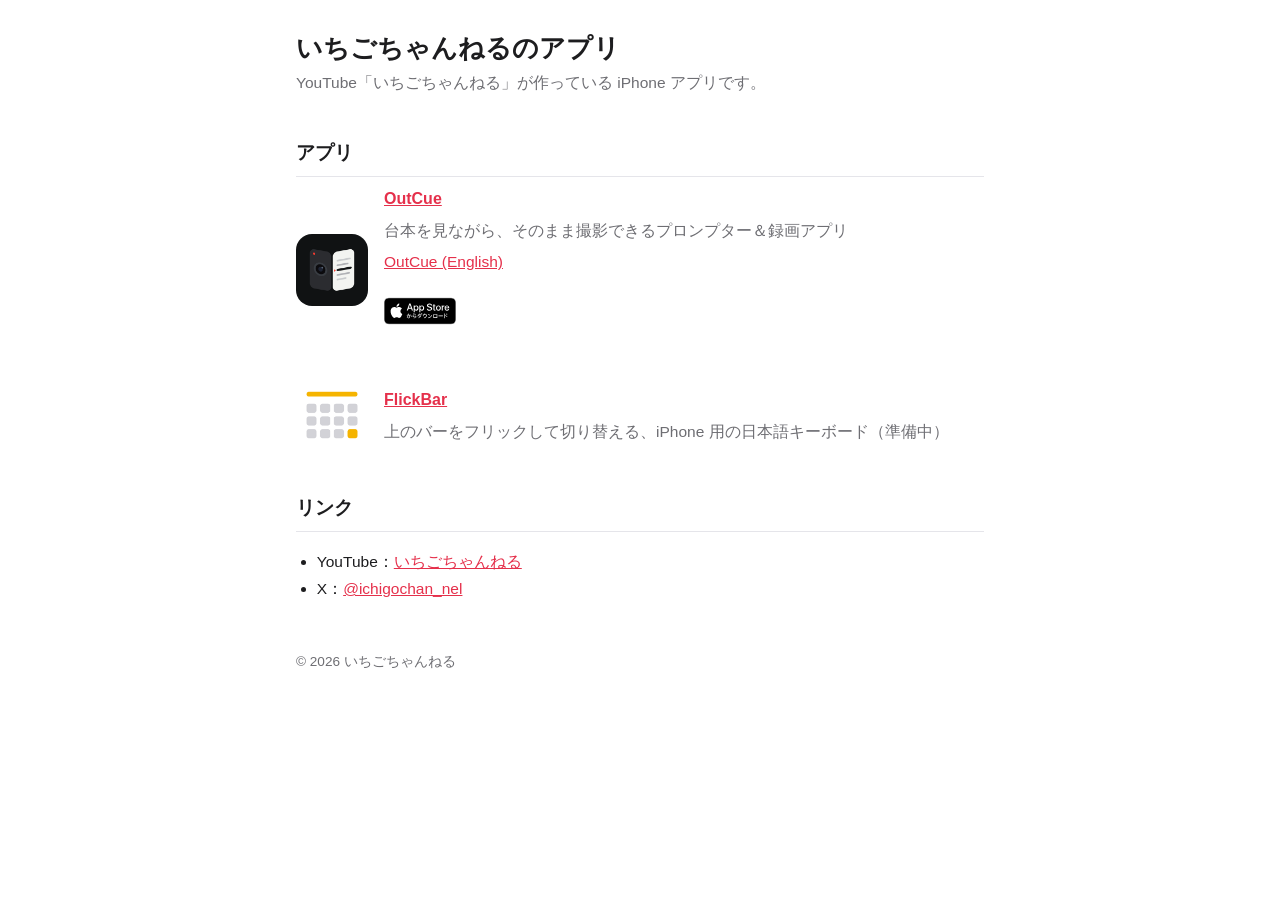
<file: index.html>
<!doctype html>
<html lang="ja">
<head>
<meta charset="utf-8">
<meta name="viewport" content="width=device-width, initial-scale=1">
<title>いちごちゃんねるのアプリ</title>
<link rel="stylesheet" href="outcue/style.css">
</head>
<body>
<main>
  <h1>いちごちゃんねるのアプリ</h1>
  <p class="lead">YouTube「いちごちゃんねる」が作っている iPhone アプリです。</p>

  <h2>アプリ</h2>
  <header>
    <img src="outcue/icon.png" alt="">
    <div>
      <h3 style="margin:0"><a href="outcue/">OutCue</a></h3>
      <p class="lead">台本を見ながら、そのまま撮影できるプロンプター＆録画アプリ</p>
      <p class="lead"><a href="outcue/en/" lang="en">OutCue (English)</a></p>
      <p class="store"><a href="https://apps.apple.com/jp/app/outcue/id6831830960"><img src="outcue/badge-ja-jp.svg" alt="App Store からダウンロード" height="40"></a></p>
    </div>
  </header>

  <header>
    <img src="flickbar/icon.png" alt="">
    <div>
      <h3 style="margin:0"><a href="flickbar/">FlickBar</a></h3>
      <p class="lead">上のバーをフリックして切り替える、iPhone 用の日本語キーボード（準備中）</p>
    </div>
  </header>

  <h2>リンク</h2>
  <ul>
    <li>YouTube：<a href="https://www.youtube.com/@ichigochannel">いちごちゃんねる</a></li>
    <li>X：<a href="https://x.com/ichigochan_nel">@ichigochan_nel</a></li>
  </ul>

  <footer>© 2026 いちごちゃんねる</footer>
</main>
</body>
</html>
</file>
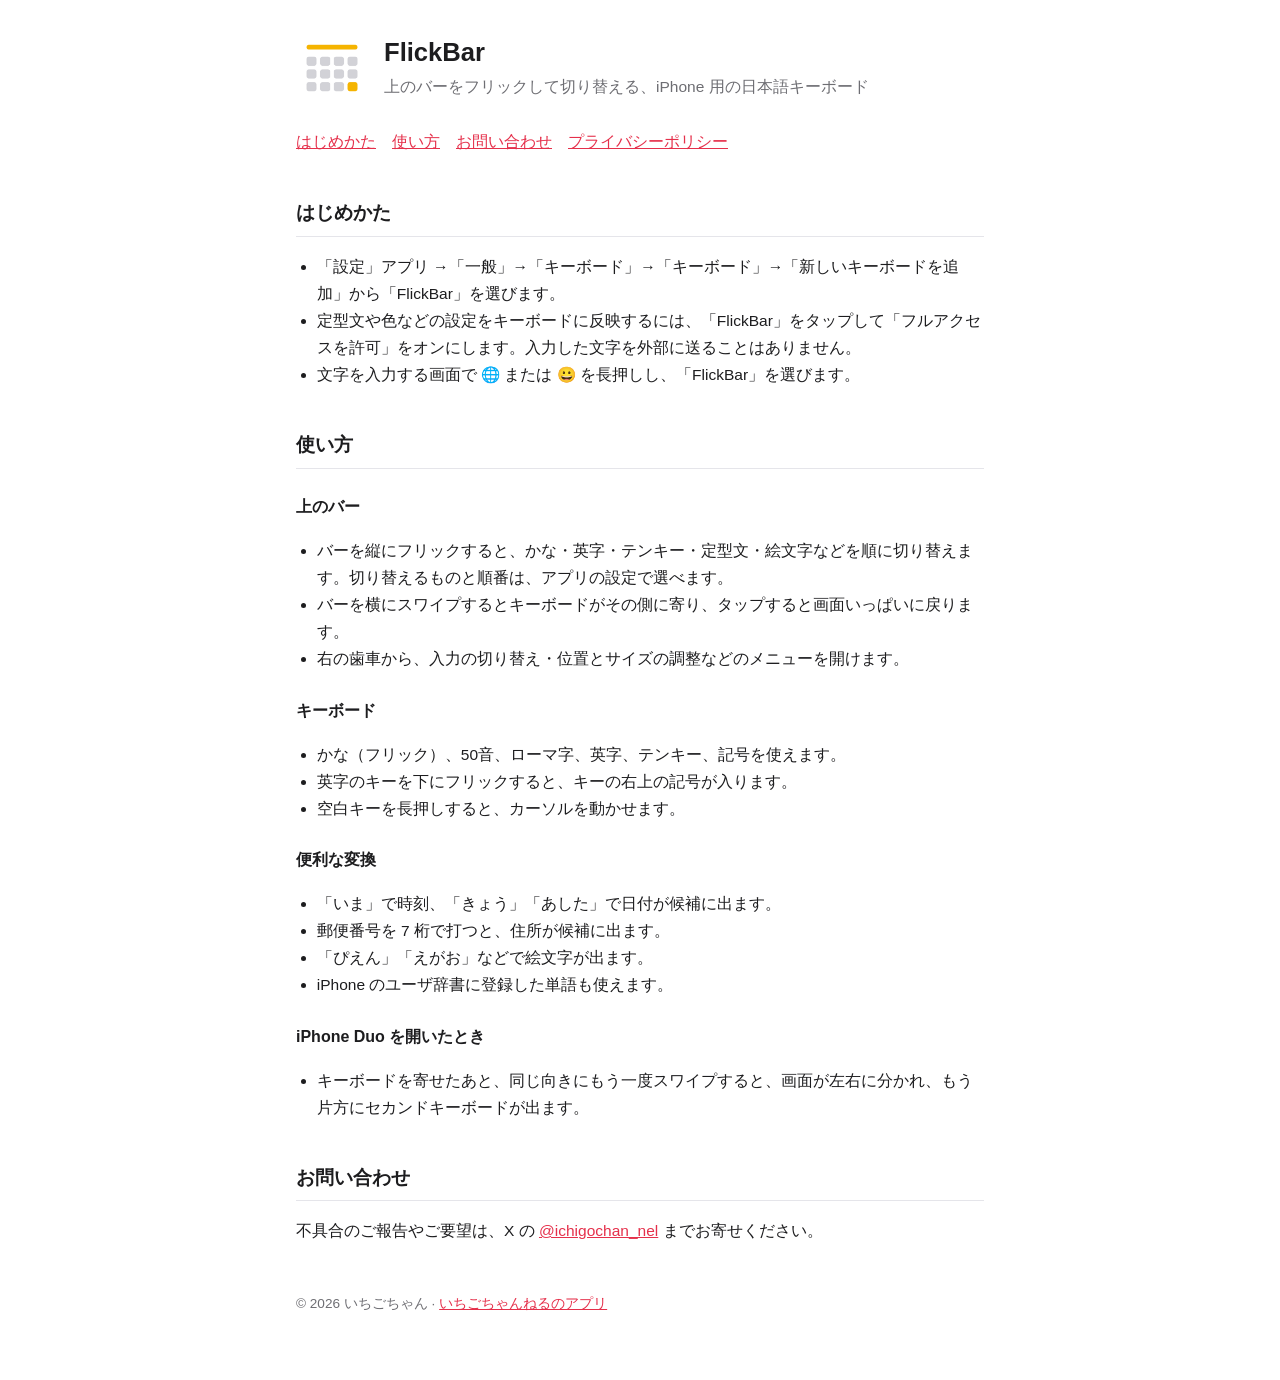
<file: flickbar/index.html>
<!doctype html>
<html lang="ja">
<head>
<meta charset="utf-8">
<meta name="viewport" content="width=device-width, initial-scale=1">
<title>FlickBar サポート</title>
<meta name="description" content="上のバーをフリックしてキーボードを切り替える日本語キーボード「FlickBar」の使い方とお問い合わせ。">
<link rel="stylesheet" href="style.css">
</head>
<body>
<main>
  <header>
    <img src="icon.png" alt="">
    <div>
      <h1>FlickBar</h1>
      <p class="lead">上のバーをフリックして切り替える、iPhone 用の日本語キーボード</p>
    </div>
  </header>

  <nav>
    <a href="#start">はじめかた</a>
    <a href="#guide">使い方</a>
    <a href="#contact">お問い合わせ</a>
    <a href="privacy.html">プライバシーポリシー</a>
  </nav>

  <h2 id="start">はじめかた</h2>
  <ul>
    <li>「設定」アプリ →「一般」→「キーボード」→「キーボード」→「新しいキーボードを追加」から「FlickBar」を選びます。</li>
    <li>定型文や色などの設定をキーボードに反映するには、「FlickBar」をタップして「フルアクセスを許可」をオンにします。入力した文字を外部に送ることはありません。</li>
    <li>文字を入力する画面で 🌐 または 😀 を長押しし、「FlickBar」を選びます。</li>
  </ul>

  <h2 id="guide">使い方</h2>

  <h3>上のバー</h3>
  <ul>
    <li>バーを縦にフリックすると、かな・英字・テンキー・定型文・絵文字などを順に切り替えます。切り替えるものと順番は、アプリの設定で選べます。</li>
    <li>バーを横にスワイプするとキーボードがその側に寄り、タップすると画面いっぱいに戻ります。</li>
    <li>右の歯車から、入力の切り替え・位置とサイズの調整などのメニューを開けます。</li>
  </ul>

  <h3>キーボード</h3>
  <ul>
    <li>かな（フリック）、50音、ローマ字、英字、テンキー、記号を使えます。</li>
    <li>英字のキーを下にフリックすると、キーの右上の記号が入ります。</li>
    <li>空白キーを長押しすると、カーソルを動かせます。</li>
  </ul>

  <h3>便利な変換</h3>
  <ul>
    <li>「いま」で時刻、「きょう」「あした」で日付が候補に出ます。</li>
    <li>郵便番号を 7 桁で打つと、住所が候補に出ます。</li>
    <li>「ぴえん」「えがお」などで絵文字が出ます。</li>
    <li>iPhone のユーザ辞書に登録した単語も使えます。</li>
  </ul>

  <h3>iPhone Duo を開いたとき</h3>
  <ul>
    <li>キーボードを寄せたあと、同じ向きにもう一度スワイプすると、画面が左右に分かれ、もう片方にセカンドキーボードが出ます。</li>
  </ul>

  <h2 id="contact">お問い合わせ</h2>
  <p>不具合のご報告やご要望は、X の <a href="https://x.com/ichigochan_nel">@ichigochan_nel</a> までお寄せください。</p>

  <footer>© 2026 いちごちゃん · <a href="../">いちごちゃんねるのアプリ</a></footer>
</main>
</body>
</html>
</file>
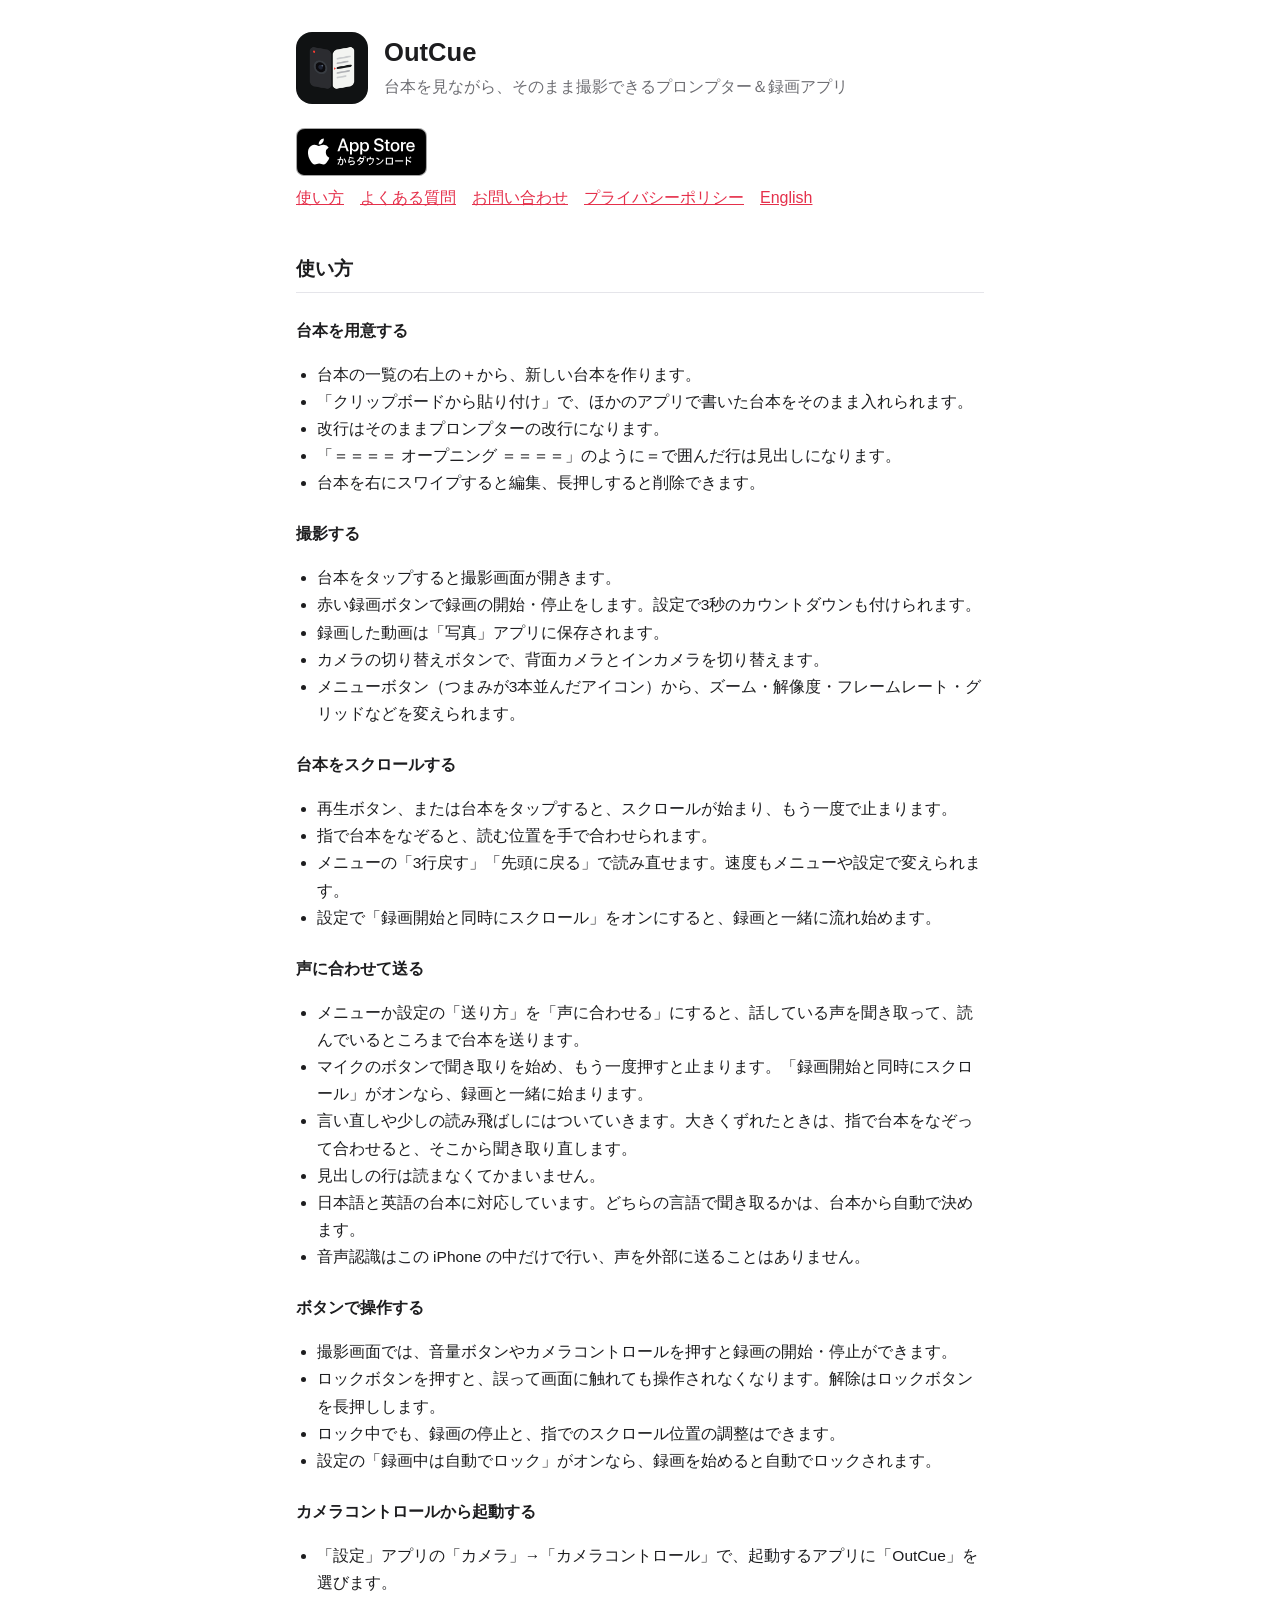
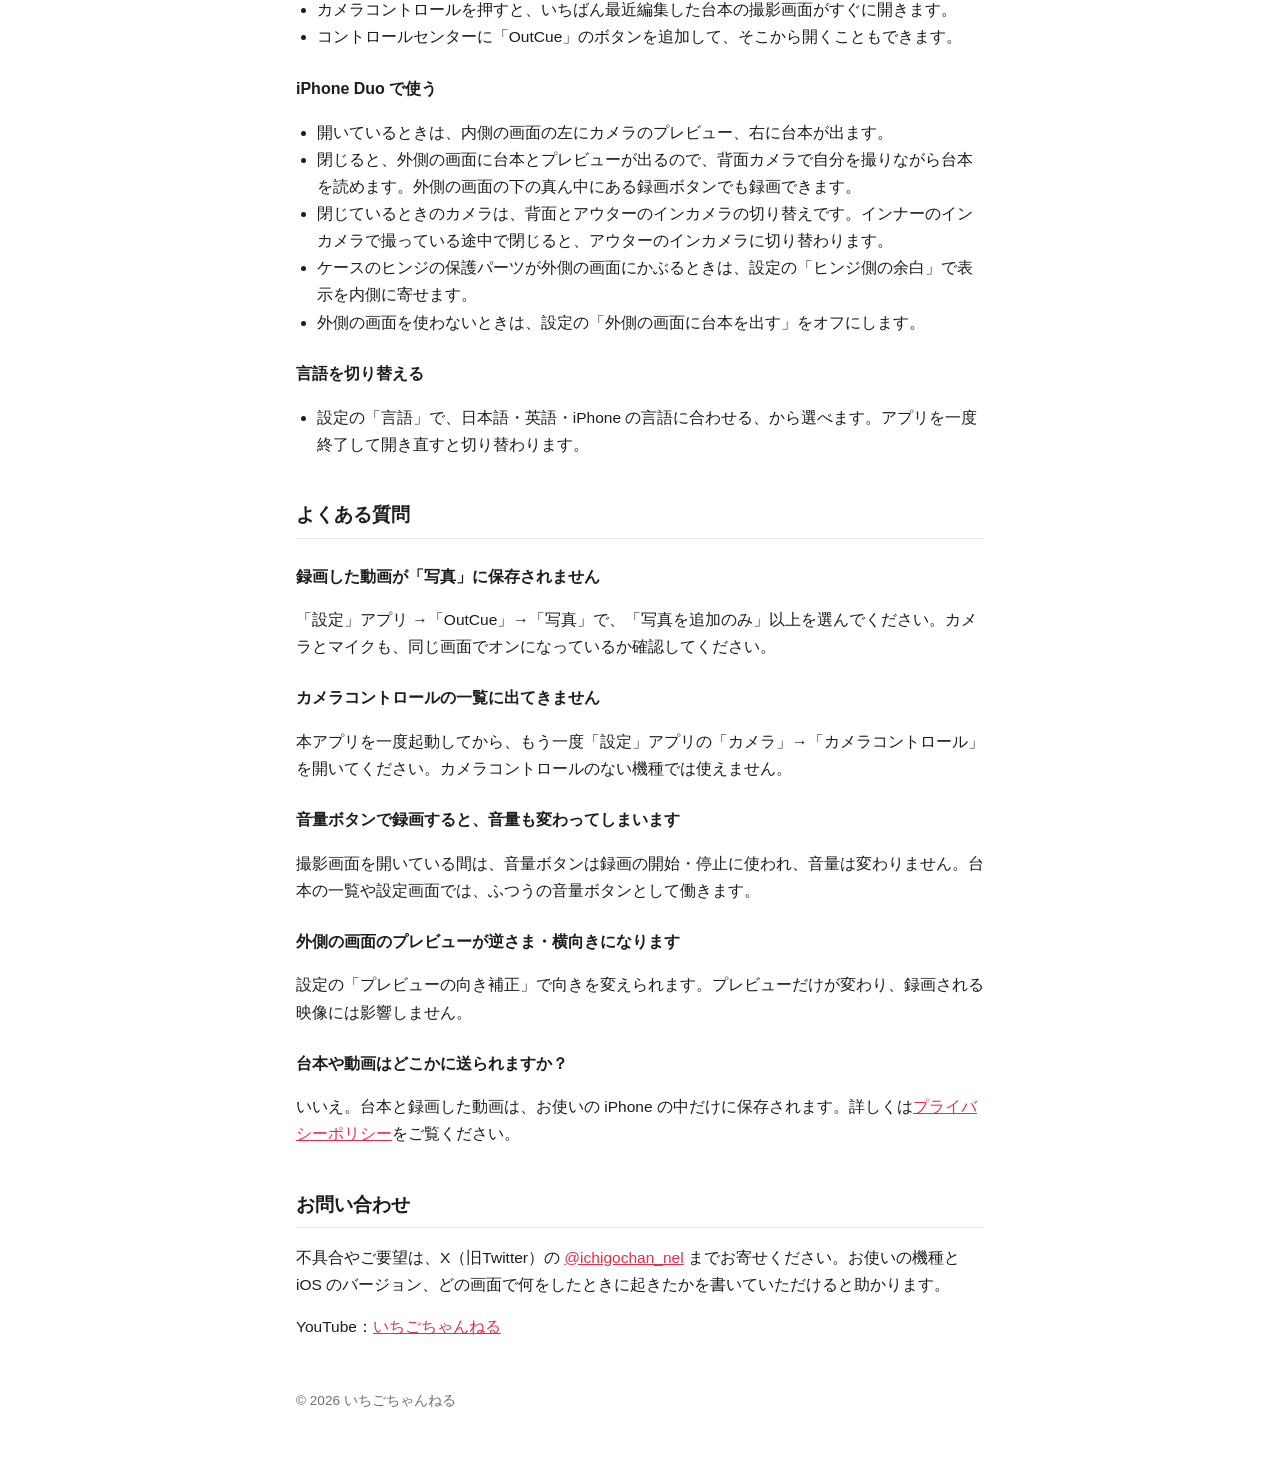
<file: outcue/index.html>
<!doctype html>
<html lang="ja">
<head>
<meta charset="utf-8">
<meta name="viewport" content="width=device-width, initial-scale=1">
<title>OutCue サポート</title>
<meta name="description" content="台本を見ながら撮影できるプロンプター＆録画アプリ「OutCue」の使い方とお問い合わせ。">
<meta name="apple-itunes-app" content="app-id=6831830960">
<link rel="stylesheet" href="style.css">
</head>
<body>
<main>
  <header>
    <img src="icon.png" alt="">
    <div>
      <h1>OutCue</h1>
      <p class="lead">台本を見ながら、そのまま撮影できるプロンプター＆録画アプリ</p>
    </div>
  </header>

  <p class="store"><a href="https://apps.apple.com/jp/app/outcue/id6831830960"><img src="badge-ja-jp.svg" alt="App Store からダウンロード" height="48"></a></p>

  <nav>
    <a href="#guide">使い方</a>
    <a href="#faq">よくある質問</a>
    <a href="#contact">お問い合わせ</a>
    <a href="privacy.html">プライバシーポリシー</a>
    <a href="en/" lang="en">English</a>
  </nav>

  <h2 id="guide">使い方</h2>

  <h3>台本を用意する</h3>
  <ul>
    <li>台本の一覧の右上の＋から、新しい台本を作ります。</li>
    <li>「クリップボードから貼り付け」で、ほかのアプリで書いた台本をそのまま入れられます。</li>
    <li>改行はそのままプロンプターの改行になります。</li>
    <li>「＝＝＝＝ オープニング ＝＝＝＝」のように＝で囲んだ行は見出しになります。</li>
    <li>台本を右にスワイプすると編集、長押しすると削除できます。</li>
  </ul>

  <h3>撮影する</h3>
  <ul>
    <li>台本をタップすると撮影画面が開きます。</li>
    <li>赤い録画ボタンで録画の開始・停止をします。設定で3秒のカウントダウンも付けられます。</li>
    <li>録画した動画は「写真」アプリに保存されます。</li>
    <li>カメラの切り替えボタンで、背面カメラとインカメラを切り替えます。</li>
    <li>メニューボタン（つまみが3本並んだアイコン）から、ズーム・解像度・フレームレート・グリッドなどを変えられます。</li>
  </ul>

  <h3>台本をスクロールする</h3>
  <ul>
    <li>再生ボタン、または台本をタップすると、スクロールが始まり、もう一度で止まります。</li>
    <li>指で台本をなぞると、読む位置を手で合わせられます。</li>
    <li>メニューの「3行戻す」「先頭に戻る」で読み直せます。速度もメニューや設定で変えられます。</li>
    <li>設定で「録画開始と同時にスクロール」をオンにすると、録画と一緒に流れ始めます。</li>
  </ul>

  <h3>声に合わせて送る</h3>
  <ul>
    <li>メニューか設定の「送り方」を「声に合わせる」にすると、話している声を聞き取って、読んでいるところまで台本を送ります。</li>
    <li>マイクのボタンで聞き取りを始め、もう一度押すと止まります。「録画開始と同時にスクロール」がオンなら、録画と一緒に始まります。</li>
    <li>言い直しや少しの読み飛ばしにはついていきます。大きくずれたときは、指で台本をなぞって合わせると、そこから聞き取り直します。</li>
    <li>見出しの行は読まなくてかまいません。</li>
    <li>日本語と英語の台本に対応しています。どちらの言語で聞き取るかは、台本から自動で決めます。</li>
    <li>音声認識はこの iPhone の中だけで行い、声を外部に送ることはありません。</li>
  </ul>

  <h3>ボタンで操作する</h3>
  <ul>
    <li>撮影画面では、音量ボタンやカメラコントロールを押すと録画の開始・停止ができます。</li>
    <li>ロックボタンを押すと、誤って画面に触れても操作されなくなります。解除はロックボタンを長押しします。</li>
    <li>ロック中でも、録画の停止と、指でのスクロール位置の調整はできます。</li>
    <li>設定の「録画中は自動でロック」がオンなら、録画を始めると自動でロックされます。</li>
  </ul>

  <h3>カメラコントロールから起動する</h3>
  <ul>
    <li>「設定」アプリの「カメラ」→「カメラコントロール」で、起動するアプリに「OutCue」を選びます。</li>
    <li>カメラコントロールを押すと、いちばん最近編集した台本の撮影画面がすぐに開きます。</li>
    <li>コントロールセンターに「OutCue」のボタンを追加して、そこから開くこともできます。</li>
  </ul>

  <h3>iPhone Duo で使う</h3>
  <ul>
    <li>開いているときは、内側の画面の左にカメラのプレビュー、右に台本が出ます。</li>
    <li>閉じると、外側の画面に台本とプレビューが出るので、背面カメラで自分を撮りながら台本を読めます。外側の画面の下の真ん中にある録画ボタンでも録画できます。</li>
    <li>閉じているときのカメラは、背面とアウターのインカメラの切り替えです。インナーのインカメラで撮っている途中で閉じると、アウターのインカメラに切り替わります。</li>
    <li>ケースのヒンジの保護パーツが外側の画面にかぶるときは、設定の「ヒンジ側の余白」で表示を内側に寄せます。</li>
    <li>外側の画面を使わないときは、設定の「外側の画面に台本を出す」をオフにします。</li>
  </ul>

  <h3>言語を切り替える</h3>
  <ul>
    <li>設定の「言語」で、日本語・英語・iPhone の言語に合わせる、から選べます。アプリを一度終了して開き直すと切り替わります。</li>
  </ul>

  <h2 id="faq">よくある質問</h2>

  <h3>録画した動画が「写真」に保存されません</h3>
  <p>「設定」アプリ →「OutCue」→「写真」で、「写真を追加のみ」以上を選んでください。カメラとマイクも、同じ画面でオンになっているか確認してください。</p>

  <h3>カメラコントロールの一覧に出てきません</h3>
  <p>本アプリを一度起動してから、もう一度「設定」アプリの「カメラ」→「カメラコントロール」を開いてください。カメラコントロールのない機種では使えません。</p>

  <h3>音量ボタンで録画すると、音量も変わってしまいます</h3>
  <p>撮影画面を開いている間は、音量ボタンは録画の開始・停止に使われ、音量は変わりません。台本の一覧や設定画面では、ふつうの音量ボタンとして働きます。</p>

  <h3>外側の画面のプレビューが逆さま・横向きになります</h3>
  <p>設定の「プレビューの向き補正」で向きを変えられます。プレビューだけが変わり、録画される映像には影響しません。</p>

  <h3>台本や動画はどこかに送られますか？</h3>
  <p>いいえ。台本と録画した動画は、お使いの iPhone の中だけに保存されます。詳しくは<a href="privacy.html">プライバシーポリシー</a>をご覧ください。</p>

  <h2 id="contact">お問い合わせ</h2>
  <p>不具合やご要望は、X（旧Twitter）の <a href="https://x.com/ichigochan_nel">@ichigochan_nel</a> までお寄せください。お使いの機種と iOS のバージョン、どの画面で何をしたときに起きたかを書いていただけると助かります。</p>
  <p>YouTube：<a href="https://www.youtube.com/@ichigochannel">いちごちゃんねる</a></p>

  <footer>© 2026 いちごちゃんねる</footer>
</main>
</body>
</html>
</file>
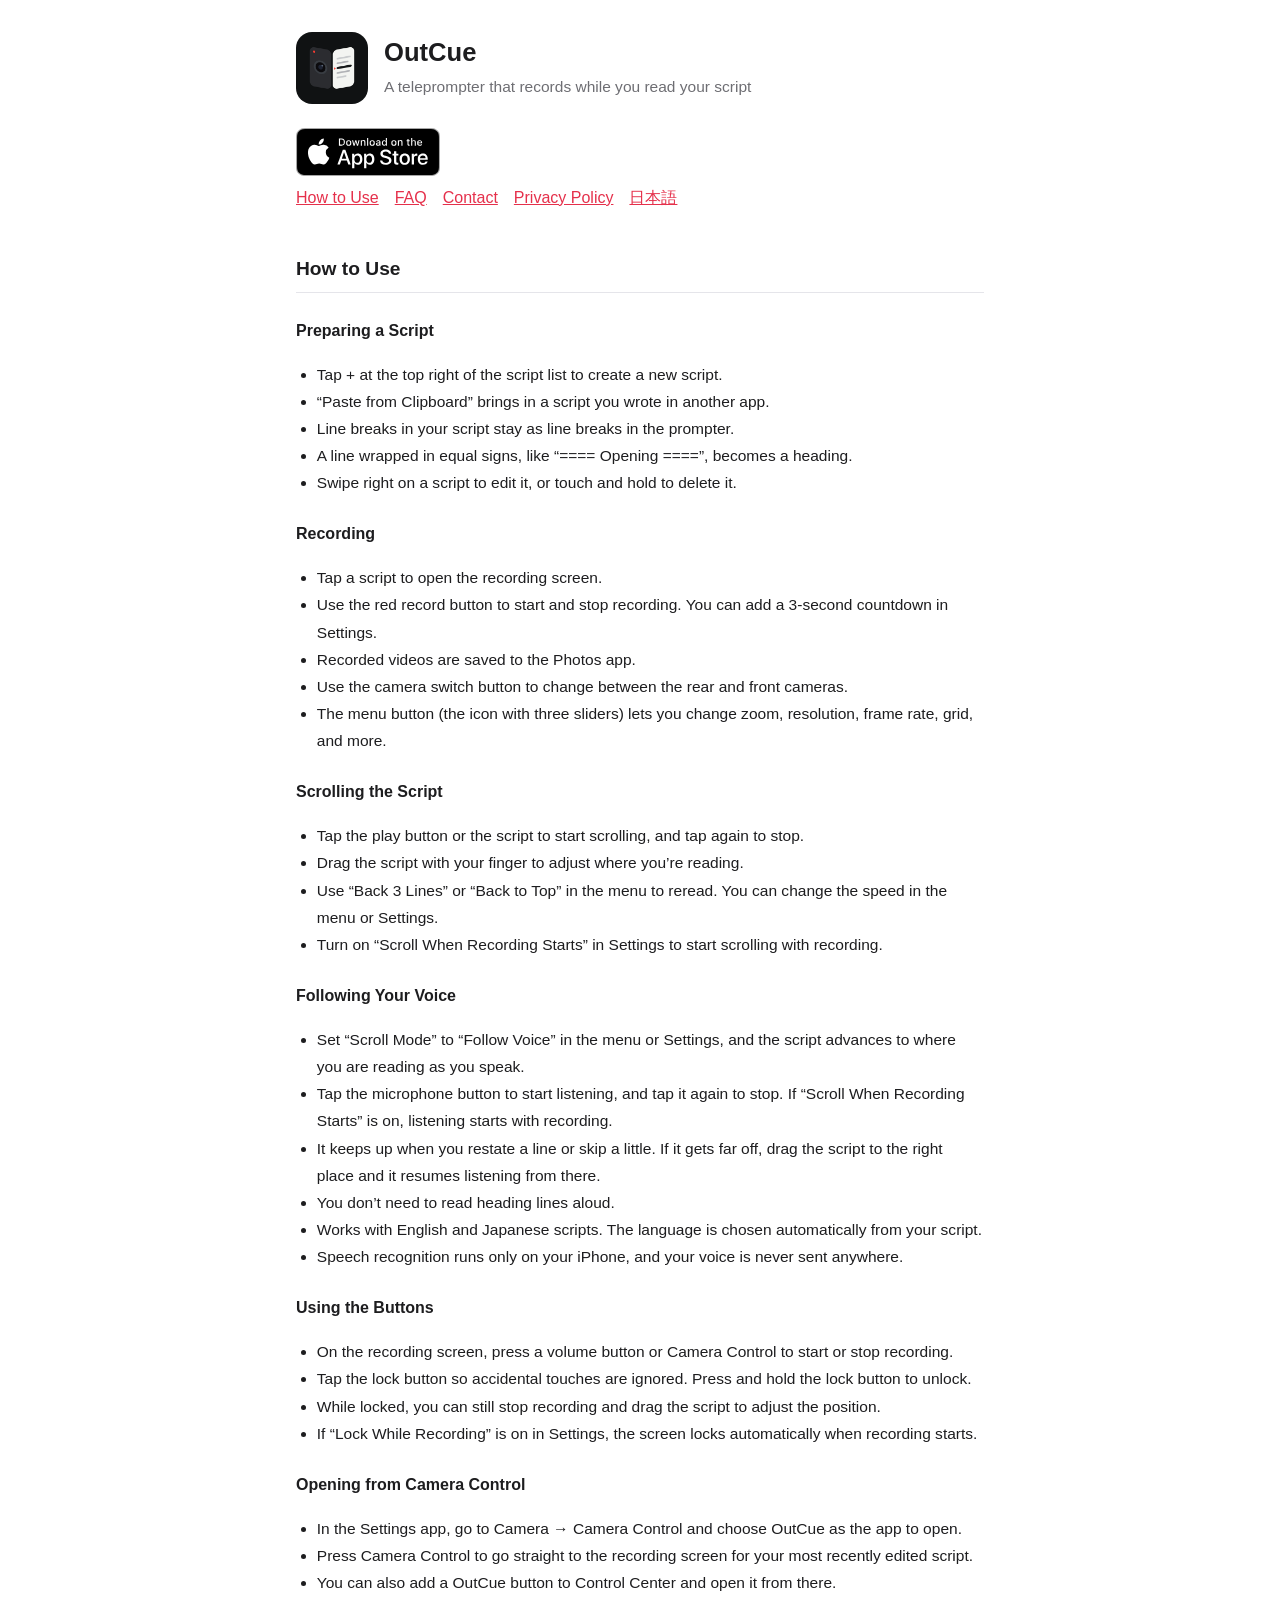
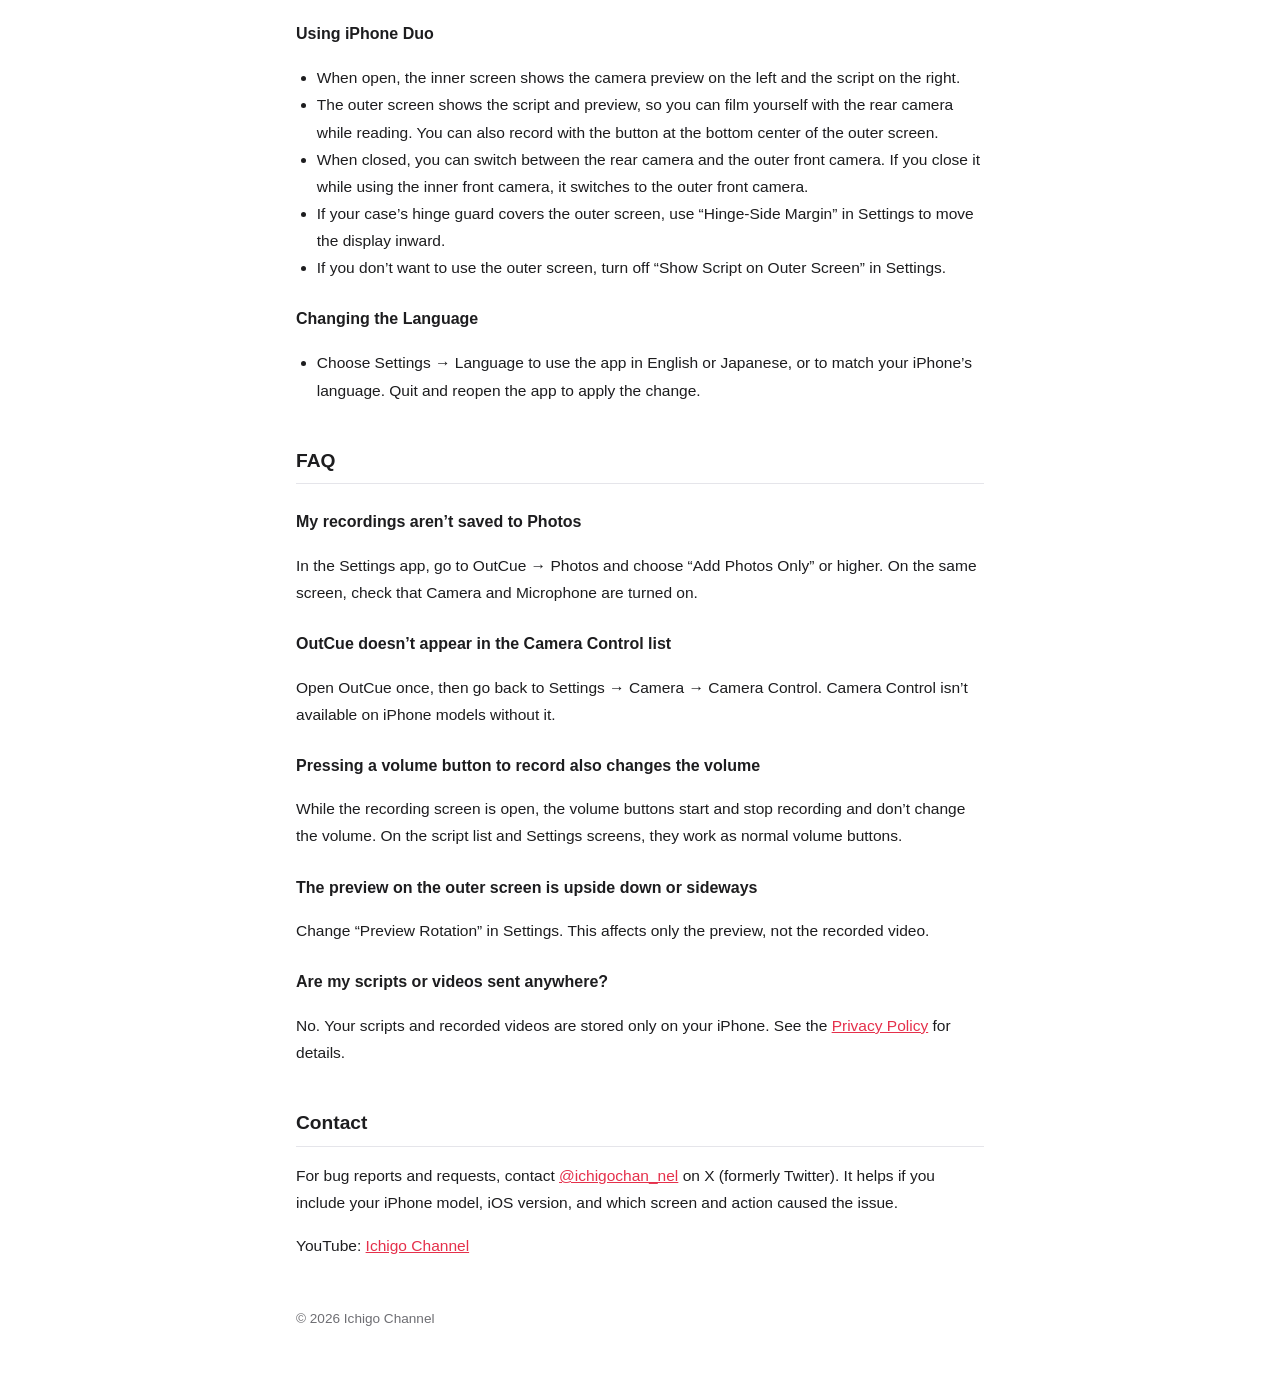
<file: outcue/en/index.html>
<!doctype html>
<html lang="en">
<head>
<meta charset="utf-8">
<meta name="viewport" content="width=device-width, initial-scale=1">
<meta name="apple-itunes-app" content="app-id=6831830960">
<title>OutCue Support</title>
<meta name="description" content="How to use OutCue, a teleprompter that records video while you read your script, and how to contact us.">
<link rel="stylesheet" href="../style.css">
</head>
<body>
<main>
  <header>
    <img src="../icon.png" alt="">
    <div>
      <h1>OutCue</h1>
      <p class="lead">A teleprompter that records while you read your script</p>
    </div>
  </header>

  <p class="store"><a href="https://apps.apple.com/app/outcue/id6831830960"><img src="../badge-en-us.svg" alt="Download on the App Store" height="48"></a></p>

  <nav>
    <a href="#guide">How to Use</a>
    <a href="#faq">FAQ</a>
    <a href="#contact">Contact</a>
    <a href="privacy.html">Privacy Policy</a>
    <a href="../" lang="ja">日本語</a>
  </nav>

  <h2 id="guide">How to Use</h2>

  <h3>Preparing a Script</h3>
  <ul>
    <li>Tap + at the top right of the script list to create a new script.</li>
    <li>“Paste from Clipboard” brings in a script you wrote in another app.</li>
    <li>Line breaks in your script stay as line breaks in the prompter.</li>
    <li>A line wrapped in equal signs, like “==== Opening ====”, becomes a heading.</li>
    <li>Swipe right on a script to edit it, or touch and hold to delete it.</li>
  </ul>

  <h3>Recording</h3>
  <ul>
    <li>Tap a script to open the recording screen.</li>
    <li>Use the red record button to start and stop recording. You can add a 3-second countdown in Settings.</li>
    <li>Recorded videos are saved to the Photos app.</li>
    <li>Use the camera switch button to change between the rear and front cameras.</li>
    <li>The menu button (the icon with three sliders) lets you change zoom, resolution, frame rate, grid, and more.</li>
  </ul>

  <h3>Scrolling the Script</h3>
  <ul>
    <li>Tap the play button or the script to start scrolling, and tap again to stop.</li>
    <li>Drag the script with your finger to adjust where you’re reading.</li>
    <li>Use “Back 3 Lines” or “Back to Top” in the menu to reread. You can change the speed in the menu or Settings.</li>
    <li>Turn on “Scroll When Recording Starts” in Settings to start scrolling with recording.</li>
  </ul>

  <h3>Following Your Voice</h3>
  <ul>
    <li>Set “Scroll Mode” to “Follow Voice” in the menu or Settings, and the script advances to where you are reading as you speak.</li>
    <li>Tap the microphone button to start listening, and tap it again to stop. If “Scroll When Recording Starts” is on, listening starts with recording.</li>
    <li>It keeps up when you restate a line or skip a little. If it gets far off, drag the script to the right place and it resumes listening from there.</li>
    <li>You don’t need to read heading lines aloud.</li>
    <li>Works with English and Japanese scripts. The language is chosen automatically from your script.</li>
    <li>Speech recognition runs only on your iPhone, and your voice is never sent anywhere.</li>
  </ul>

  <h3>Using the Buttons</h3>
  <ul>
    <li>On the recording screen, press a volume button or Camera Control to start or stop recording.</li>
    <li>Tap the lock button so accidental touches are ignored. Press and hold the lock button to unlock.</li>
    <li>While locked, you can still stop recording and drag the script to adjust the position.</li>
    <li>If “Lock While Recording” is on in Settings, the screen locks automatically when recording starts.</li>
  </ul>

  <h3>Opening from Camera Control</h3>
  <ul>
    <li>In the Settings app, go to Camera → Camera Control and choose OutCue as the app to open.</li>
    <li>Press Camera Control to go straight to the recording screen for your most recently edited script.</li>
    <li>You can also add a OutCue button to Control Center and open it from there.</li>
  </ul>

  <h3>Using iPhone Duo</h3>
  <ul>
    <li>When open, the inner screen shows the camera preview on the left and the script on the right.</li>
    <li>The outer screen shows the script and preview, so you can film yourself with the rear camera while reading. You can also record with the button at the bottom center of the outer screen.</li>
    <li>When closed, you can switch between the rear camera and the outer front camera. If you close it while using the inner front camera, it switches to the outer front camera.</li>
    <li>If your case’s hinge guard covers the outer screen, use “Hinge-Side Margin” in Settings to move the display inward.</li>
    <li>If you don’t want to use the outer screen, turn off “Show Script on Outer Screen” in Settings.</li>
  </ul>

  <h3>Changing the Language</h3>
  <ul>
    <li>Choose Settings → Language to use the app in English or Japanese, or to match your iPhone’s language. Quit and reopen the app to apply the change.</li>
  </ul>

  <h2 id="faq">FAQ</h2>

  <h3>My recordings aren’t saved to Photos</h3>
  <p>In the Settings app, go to OutCue → Photos and choose “Add Photos Only” or higher. On the same screen, check that Camera and Microphone are turned on.</p>

  <h3>OutCue doesn’t appear in the Camera Control list</h3>
  <p>Open OutCue once, then go back to Settings → Camera → Camera Control. Camera Control isn’t available on iPhone models without it.</p>

  <h3>Pressing a volume button to record also changes the volume</h3>
  <p>While the recording screen is open, the volume buttons start and stop recording and don’t change the volume. On the script list and Settings screens, they work as normal volume buttons.</p>

  <h3>The preview on the outer screen is upside down or sideways</h3>
  <p>Change “Preview Rotation” in Settings. This affects only the preview, not the recorded video.</p>

  <h3>Are my scripts or videos sent anywhere?</h3>
  <p>No. Your scripts and recorded videos are stored only on your iPhone. See the <a href="privacy.html">Privacy Policy</a> for details.</p>

  <h2 id="contact">Contact</h2>
  <p>For bug reports and requests, contact <a href="https://x.com/ichigochan_nel">@ichigochan_nel</a> on X (formerly Twitter). It helps if you include your iPhone model, iOS version, and which screen and action caused the issue.</p>
  <p>YouTube: <a href="https://www.youtube.com/@ichigochannel">Ichigo Channel</a></p>

  <footer>© 2026 Ichigo Channel</footer>
</main>
</body>
</html>
</file>
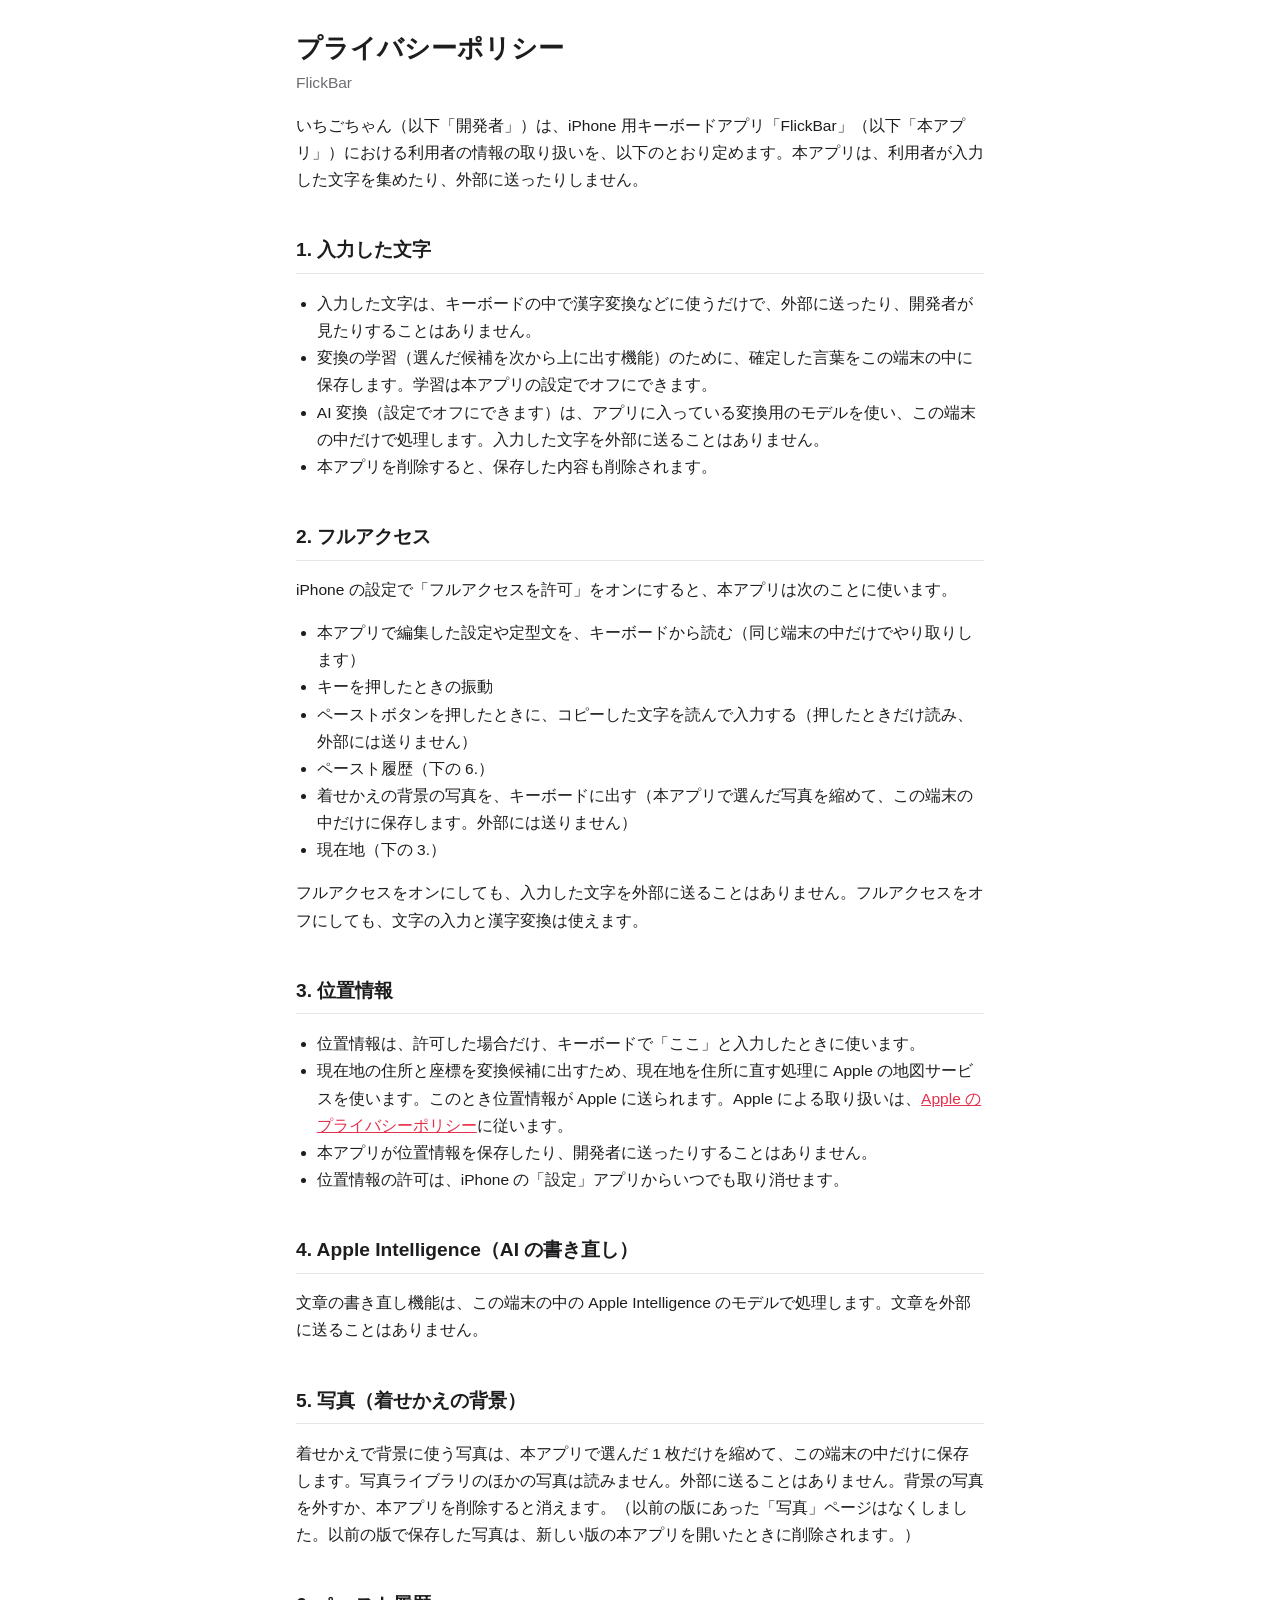
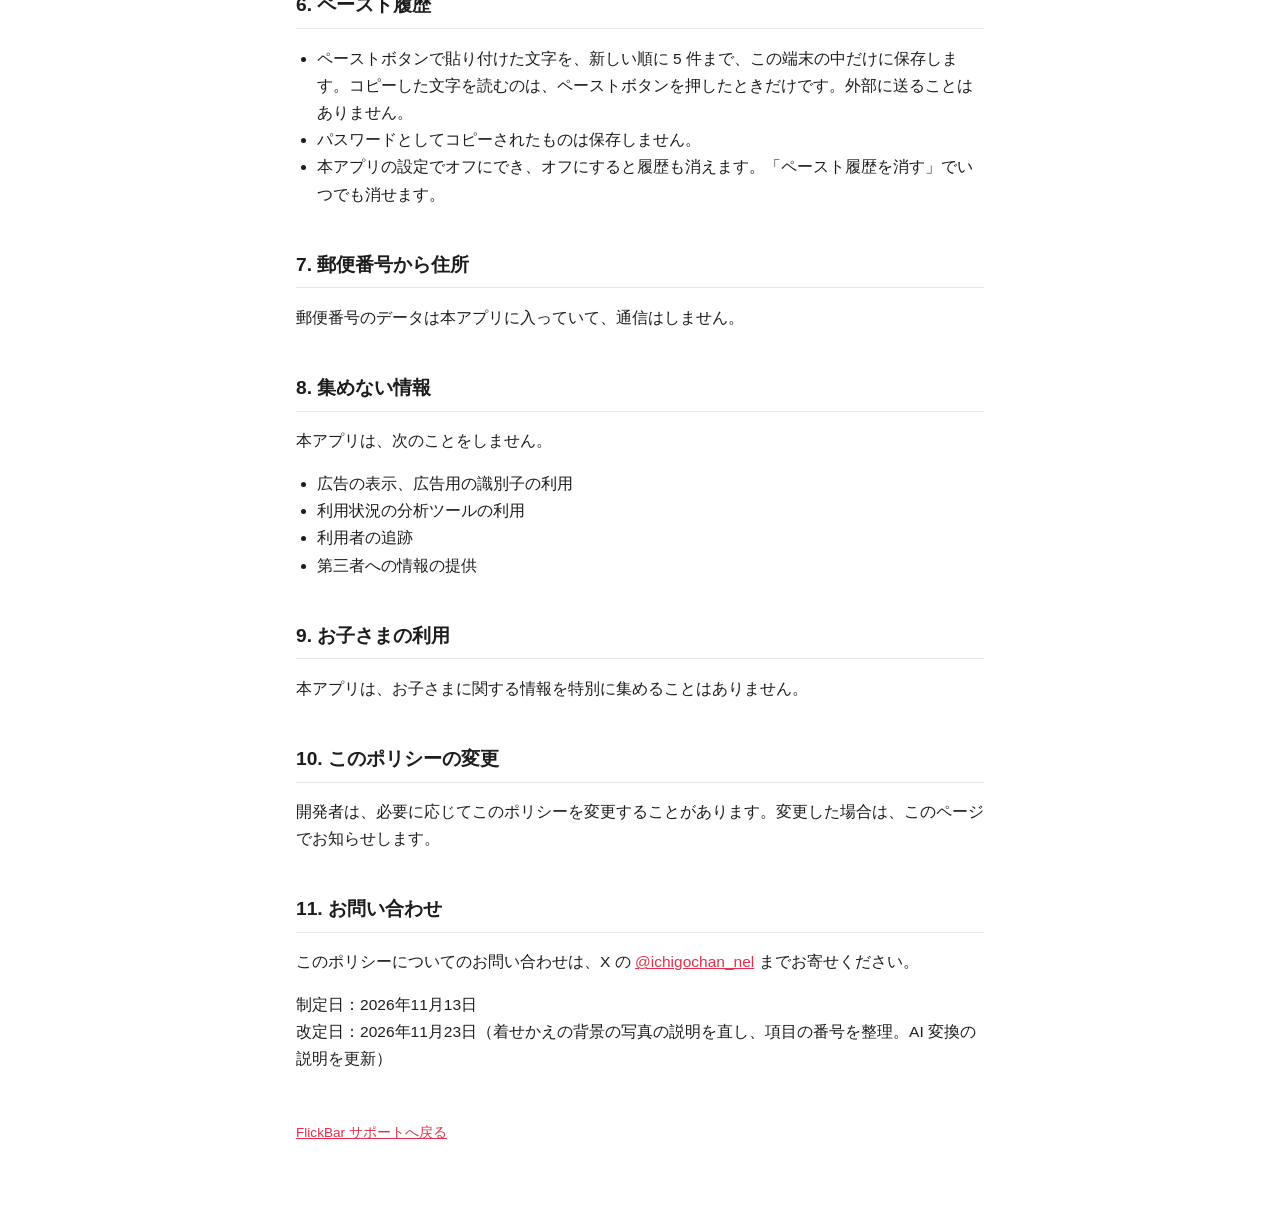
<file: flickbar/privacy.html>
<!doctype html>
<html lang="ja">
<head>
<meta charset="utf-8">
<meta name="viewport" content="width=device-width, initial-scale=1">
<title>FlickBar プライバシーポリシー</title>
<link rel="stylesheet" href="style.css">
</head>
<body>
<main>
  <h1>プライバシーポリシー</h1>
  <p class="lead">FlickBar</p>

  <p>いちごちゃん（以下「開発者」）は、iPhone 用キーボードアプリ「FlickBar」（以下「本アプリ」）における利用者の情報の取り扱いを、以下のとおり定めます。本アプリは、利用者が入力した文字を集めたり、外部に送ったりしません。</p>

  <h2>1. 入力した文字</h2>
  <ul>
    <li>入力した文字は、キーボードの中で漢字変換などに使うだけで、外部に送ったり、開発者が見たりすることはありません。</li>
    <li>変換の学習（選んだ候補を次から上に出す機能）のために、確定した言葉をこの端末の中に保存します。学習は本アプリの設定でオフにできます。</li>
    <li>AI 変換（設定でオフにできます）は、アプリに入っている変換用のモデルを使い、この端末の中だけで処理します。入力した文字を外部に送ることはありません。</li>
    <li>本アプリを削除すると、保存した内容も削除されます。</li>
  </ul>

  <h2>2. フルアクセス</h2>
  <p>iPhone の設定で「フルアクセスを許可」をオンにすると、本アプリは次のことに使います。</p>
  <ul>
    <li>本アプリで編集した設定や定型文を、キーボードから読む（同じ端末の中だけでやり取りします）</li>
    <li>キーを押したときの振動</li>
    <li>ペーストボタンを押したときに、コピーした文字を読んで入力する（押したときだけ読み、外部には送りません）</li>
    <li>ペースト履歴（下の 6.）</li>
    <li>着せかえの背景の写真を、キーボードに出す（本アプリで選んだ写真を縮めて、この端末の中だけに保存します。外部には送りません）</li>
    <li>現在地（下の 3.）</li>
  </ul>
  <p>フルアクセスをオンにしても、入力した文字を外部に送ることはありません。フルアクセスをオフにしても、文字の入力と漢字変換は使えます。</p>

  <h2>3. 位置情報</h2>
  <ul>
    <li>位置情報は、許可した場合だけ、キーボードで「ここ」と入力したときに使います。</li>
    <li>現在地の住所と座標を変換候補に出すため、現在地を住所に直す処理に Apple の地図サービスを使います。このとき位置情報が Apple に送られます。Apple による取り扱いは、<a href="https://www.apple.com/jp/legal/privacy/">Apple のプライバシーポリシー</a>に従います。</li>
    <li>本アプリが位置情報を保存したり、開発者に送ったりすることはありません。</li>
    <li>位置情報の許可は、iPhone の「設定」アプリからいつでも取り消せます。</li>
  </ul>

  <h2>4. Apple Intelligence（AI の書き直し）</h2>
  <p>文章の書き直し機能は、この端末の中の Apple Intelligence のモデルで処理します。文章を外部に送ることはありません。</p>

  <h2>5. 写真（着せかえの背景）</h2>
  <p>着せかえで背景に使う写真は、本アプリで選んだ 1 枚だけを縮めて、この端末の中だけに保存します。写真ライブラリのほかの写真は読みません。外部に送ることはありません。背景の写真を外すか、本アプリを削除すると消えます。（以前の版にあった「写真」ページはなくしました。以前の版で保存した写真は、新しい版の本アプリを開いたときに削除されます。）</p>

  <h2>6. ペースト履歴</h2>
  <ul>
    <li>ペーストボタンで貼り付けた文字を、新しい順に 5 件まで、この端末の中だけに保存します。コピーした文字を読むのは、ペーストボタンを押したときだけです。外部に送ることはありません。</li>
    <li>パスワードとしてコピーされたものは保存しません。</li>
    <li>本アプリの設定でオフにでき、オフにすると履歴も消えます。「ペースト履歴を消す」でいつでも消せます。</li>
  </ul>

  <h2>7. 郵便番号から住所</h2>
  <p>郵便番号のデータは本アプリに入っていて、通信はしません。</p>

  <h2>8. 集めない情報</h2>
  <p>本アプリは、次のことをしません。</p>
  <ul>
    <li>広告の表示、広告用の識別子の利用</li>
    <li>利用状況の分析ツールの利用</li>
    <li>利用者の追跡</li>
    <li>第三者への情報の提供</li>
  </ul>

  <h2>9. お子さまの利用</h2>
  <p>本アプリは、お子さまに関する情報を特別に集めることはありません。</p>

  <h2>10. このポリシーの変更</h2>
  <p>開発者は、必要に応じてこのポリシーを変更することがあります。変更した場合は、このページでお知らせします。</p>

  <h2>11. お問い合わせ</h2>
  <p>このポリシーについてのお問い合わせは、X の <a href="https://x.com/ichigochan_nel">@ichigochan_nel</a> までお寄せください。</p>

  <p>制定日：2026年11月13日<br>改定日：2026年11月23日（着せかえの背景の写真の説明を直し、項目の番号を整理。AI 変換の説明を更新）</p>

  <footer><a href="index.html">FlickBar サポートへ戻る</a></footer>
</main>
</body>
</html>
</file>
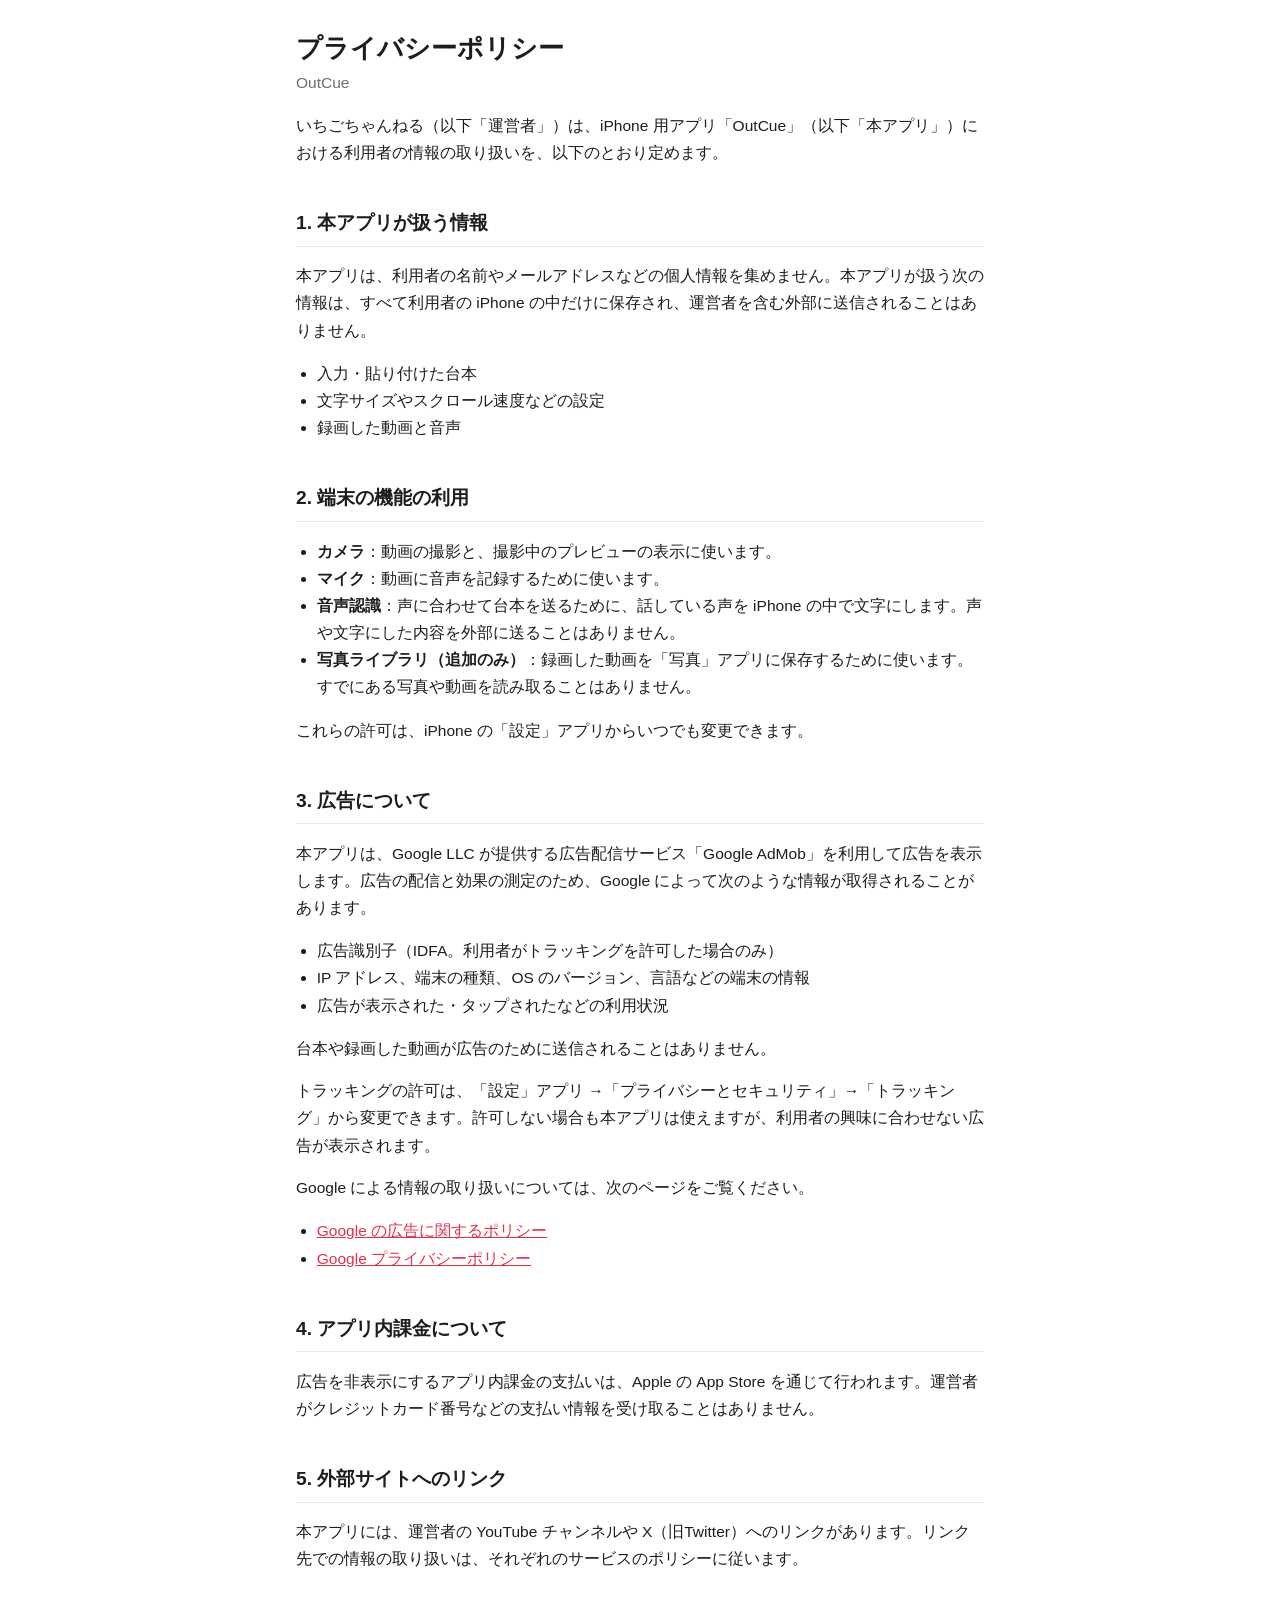
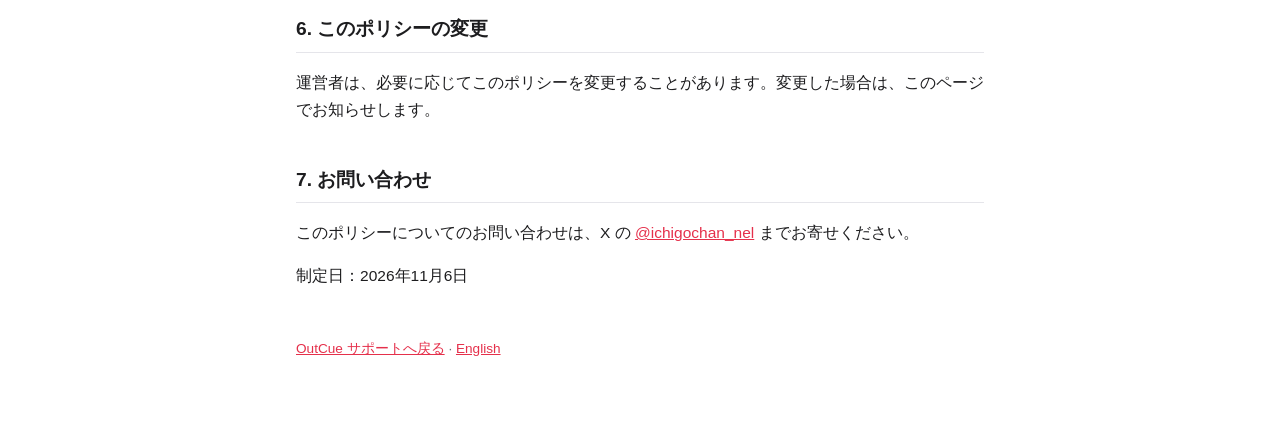
<file: outcue/privacy.html>
<!doctype html>
<html lang="ja">
<head>
<meta charset="utf-8">
<meta name="viewport" content="width=device-width, initial-scale=1">
<title>OutCue プライバシーポリシー</title>
<link rel="stylesheet" href="style.css">
</head>
<body>
<main>
  <h1>プライバシーポリシー</h1>
  <p class="lead">OutCue</p>

  <p>いちごちゃんねる（以下「運営者」）は、iPhone 用アプリ「OutCue」（以下「本アプリ」）における利用者の情報の取り扱いを、以下のとおり定めます。</p>

  <h2>1. 本アプリが扱う情報</h2>
  <p>本アプリは、利用者の名前やメールアドレスなどの個人情報を集めません。本アプリが扱う次の情報は、すべて利用者の iPhone の中だけに保存され、運営者を含む外部に送信されることはありません。</p>
  <ul>
    <li>入力・貼り付けた台本</li>
    <li>文字サイズやスクロール速度などの設定</li>
    <li>録画した動画と音声</li>
  </ul>

  <h2>2. 端末の機能の利用</h2>
  <ul>
    <li><strong>カメラ</strong>：動画の撮影と、撮影中のプレビューの表示に使います。</li>
    <li><strong>マイク</strong>：動画に音声を記録するために使います。</li>
    <li><strong>音声認識</strong>：声に合わせて台本を送るために、話している声を iPhone の中で文字にします。声や文字にした内容を外部に送ることはありません。</li>
    <li><strong>写真ライブラリ（追加のみ）</strong>：録画した動画を「写真」アプリに保存するために使います。すでにある写真や動画を読み取ることはありません。</li>
  </ul>
  <p>これらの許可は、iPhone の「設定」アプリからいつでも変更できます。</p>

  <h2>3. 広告について</h2>
  <p>本アプリは、Google LLC が提供する広告配信サービス「Google AdMob」を利用して広告を表示します。広告の配信と効果の測定のため、Google によって次のような情報が取得されることがあります。</p>
  <ul>
    <li>広告識別子（IDFA。利用者がトラッキングを許可した場合のみ）</li>
    <li>IP アドレス、端末の種類、OS のバージョン、言語などの端末の情報</li>
    <li>広告が表示された・タップされたなどの利用状況</li>
  </ul>
  <p>台本や録画した動画が広告のために送信されることはありません。</p>
  <p>トラッキングの許可は、「設定」アプリ →「プライバシーとセキュリティ」→「トラッキング」から変更できます。許可しない場合も本アプリは使えますが、利用者の興味に合わせない広告が表示されます。</p>
  <p>Google による情報の取り扱いについては、次のページをご覧ください。</p>
  <ul>
    <li><a href="https://policies.google.com/technologies/ads?hl=ja">Google の広告に関するポリシー</a></li>
    <li><a href="https://policies.google.com/privacy?hl=ja">Google プライバシーポリシー</a></li>
  </ul>

  <h2>4. アプリ内課金について</h2>
  <p>広告を非表示にするアプリ内課金の支払いは、Apple の App Store を通じて行われます。運営者がクレジットカード番号などの支払い情報を受け取ることはありません。</p>

  <h2>5. 外部サイトへのリンク</h2>
  <p>本アプリには、運営者の YouTube チャンネルや X（旧Twitter）へのリンクがあります。リンク先での情報の取り扱いは、それぞれのサービスのポリシーに従います。</p>

  <h2>6. このポリシーの変更</h2>
  <p>運営者は、必要に応じてこのポリシーを変更することがあります。変更した場合は、このページでお知らせします。</p>

  <h2>7. お問い合わせ</h2>
  <p>このポリシーについてのお問い合わせは、X の <a href="https://x.com/ichigochan_nel">@ichigochan_nel</a> までお寄せください。</p>

  <p>制定日：2026年11月6日</p>

  <footer><a href="index.html">OutCue サポートへ戻る</a> · <a href="en/privacy.html" lang="en">English</a></footer>
</main>
</body>
</html>
</file>
<file: outcue/style.css>
:root {
  --bg: #ffffff;
  --text: #1d1d1f;
  --sub: #6e6e73;
  --line: #e5e5ea;
  --card: #f5f5f7;
  --accent: #e5304b;
}
@media (prefers-color-scheme: dark) {
  :root {
    --bg: #000000;
    --text: #f5f5f7;
    --sub: #a1a1a6;
    --line: #2c2c2e;
    --card: #1c1c1e;
    --accent: #ff5a6e;
  }
}
* { box-sizing: border-box; }
body {
  margin: 0;
  background: var(--bg);
  color: var(--text);
  font-family: -apple-system, BlinkMacSystemFont, "Hiragino Sans", "Hiragino Kaku Gothic ProN", "Noto Sans JP", sans-serif;
  line-height: 1.75;
  -webkit-text-size-adjust: 100%;
}
main { max-width: 720px; margin: 0 auto; padding: 32px 16px 64px; }
header { display: flex; align-items: center; gap: 16px; margin-bottom: 24px; }
header img { width: 72px; height: 72px; border-radius: 16px; }
h1 { font-size: 1.6rem; margin: 0; line-height: 1.3; }
h2 { font-size: 1.2rem; margin: 40px 0 8px; padding-bottom: 6px; border-bottom: 1px solid var(--line); }
h3 { font-size: 1rem; margin: 24px 0 4px; }
p, li { font-size: 0.97rem; }
ul { padding-left: 1.3em; }
a { color: var(--accent); }
.lead { color: var(--sub); margin: 4px 0 0; }
.note { background: var(--card); border-radius: 12px; padding: 12px 16px; }
nav { display: flex; flex-wrap: wrap; gap: 8px 16px; margin: 8px 0 0; }
footer { margin-top: 48px; color: var(--sub); font-size: 0.85rem; }
.store { margin: 0 0 8px; }
.store img { display: block; }
</file>
<file: flickbar/style.css>
:root {
  --bg: #ffffff;
  --text: #1d1d1f;
  --sub: #6e6e73;
  --line: #e5e5ea;
  --card: #f5f5f7;
  --accent: #e5304b;
}
@media (prefers-color-scheme: dark) {
  :root {
    --bg: #000000;
    --text: #f5f5f7;
    --sub: #a1a1a6;
    --line: #2c2c2e;
    --card: #1c1c1e;
    --accent: #ff5a6e;
  }
}
* { box-sizing: border-box; }
body {
  margin: 0;
  background: var(--bg);
  color: var(--text);
  font-family: -apple-system, BlinkMacSystemFont, "Hiragino Sans", "Hiragino Kaku Gothic ProN", "Noto Sans JP", sans-serif;
  line-height: 1.75;
  -webkit-text-size-adjust: 100%;
}
main { max-width: 720px; margin: 0 auto; padding: 32px 16px 64px; }
header { display: flex; align-items: center; gap: 16px; margin-bottom: 24px; }
header img { width: 72px; height: 72px; border-radius: 16px; }
h1 { font-size: 1.6rem; margin: 0; line-height: 1.3; }
h2 { font-size: 1.2rem; margin: 40px 0 8px; padding-bottom: 6px; border-bottom: 1px solid var(--line); }
h3 { font-size: 1rem; margin: 24px 0 4px; }
p, li { font-size: 0.97rem; }
ul { padding-left: 1.3em; }
a { color: var(--accent); }
.lead { color: var(--sub); margin: 4px 0 0; }
.note { background: var(--card); border-radius: 12px; padding: 12px 16px; }
nav { display: flex; flex-wrap: wrap; gap: 8px 16px; margin: 8px 0 0; }
footer { margin-top: 48px; color: var(--sub); font-size: 0.85rem; }
.store { margin: 0 0 8px; }
.store img { display: block; }
</file>
